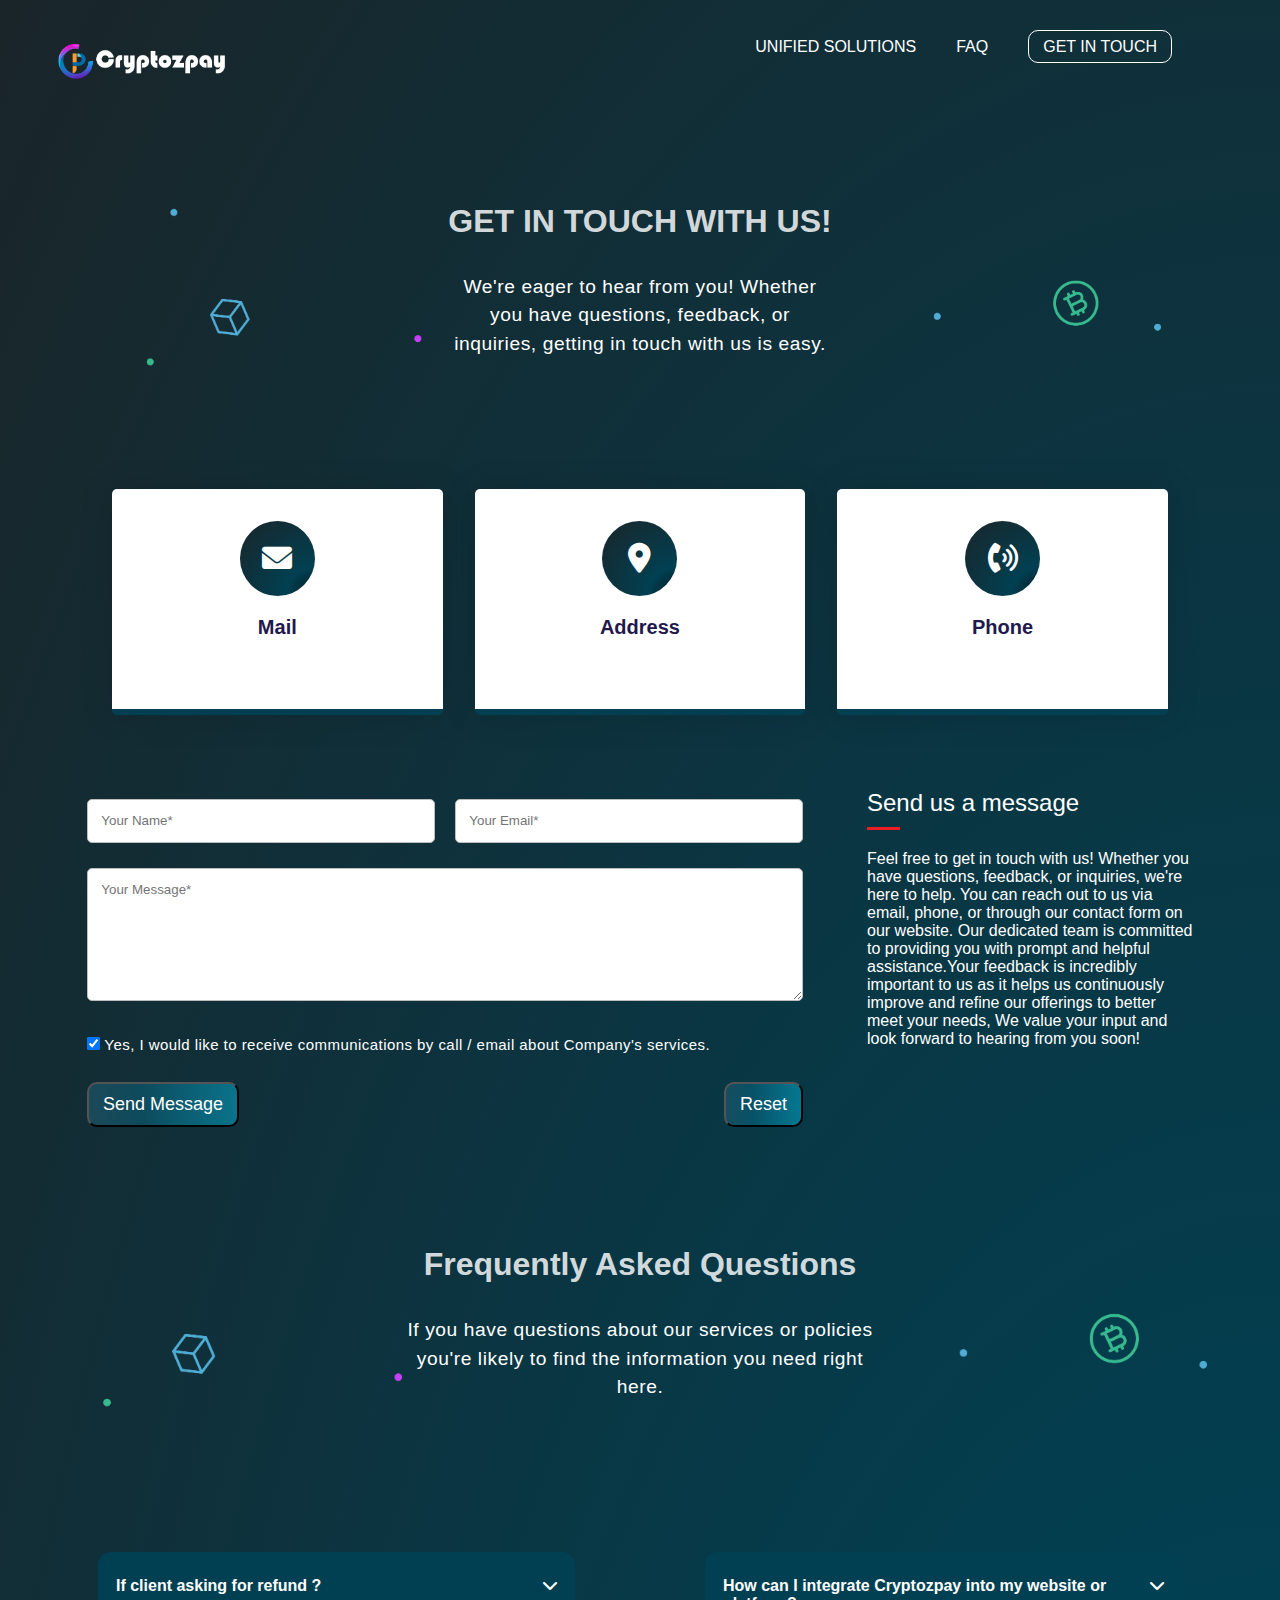
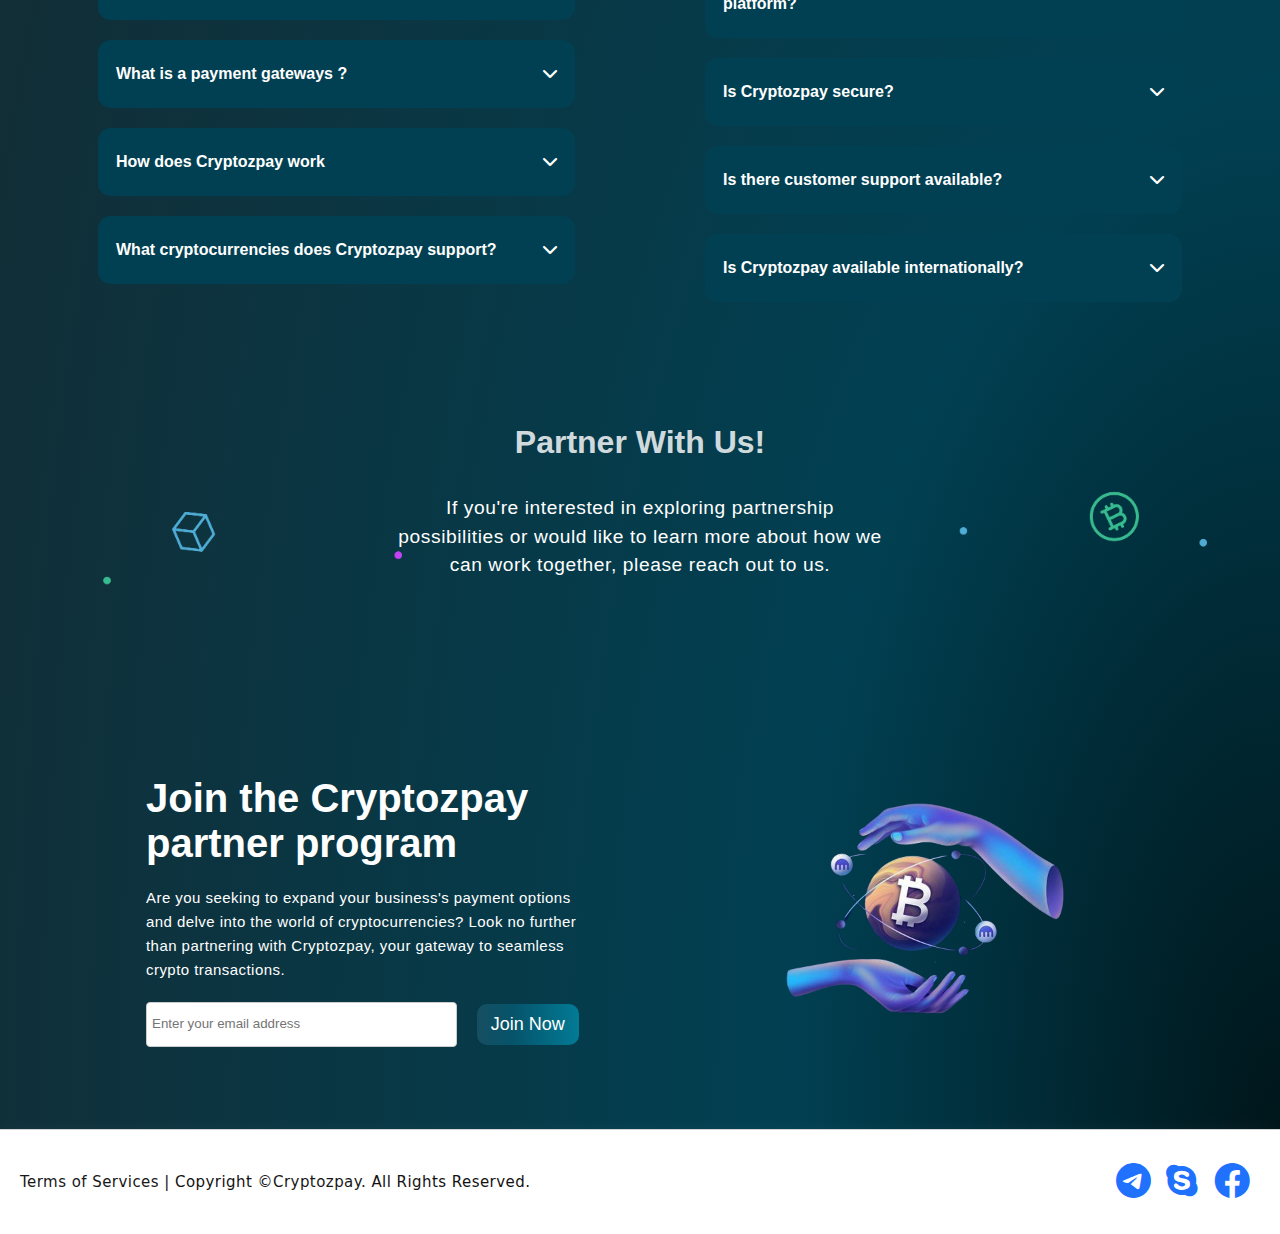
<file: contact.html>
<!DOCTYPE html>
<html lang="en">
<head>
    <meta charset="UTF-8">
    <meta name="viewport" content="width=device-width, initial-scale=1.0">
    <title>Cryptozpay | Contact</title>
      <!-- favicon  -->
  <link href="assets/img/favicon-crypto.png" rel="icon" />
    <link rel="stylesheet" href="https://cdnjs.cloudflare.com/ajax/libs/font-awesome/6.0.0-beta3/css/all.min.css"/>
  <!-- Google Font -->
  <link href="https://fonts.googleapis.com/css2?family=Poppins:wght@400;500;600&display=swap" rel="stylesheet"/>
  <link rel="stylesheet" href="assets/css/style.css">
</head>
<style>
   
* {
  box-sizing: border-box;
  margin: 0;
  padding: 0;
}
  
.con-body{
  color: #ffffff;
  font-family: 'Roboto', sans-serif;
  font-weight: 100;
  background-image: radial-gradient(ellipse farthest-corner at right bottom, #00161b 0%, #014052 27%, #211d1d 121%, #ffffff 40%, #7b6c6c 80%), radial-gradient(ellipse farthest-corner at left top, #fffbfb 0%, #ffffff 8%, #e8dcd8 25%, #169595 62.5%, #000000 100%);
	background-size: cover;
  overflow-x:hidden;
  width: 100%;
  height: 100%;
  -webkit-animation: fadeIn 1 1s ease-out;
  -moz-animation: fadeIn 1 1s ease-out;
  -o-animation: fadeIn 1 1s ease-out;
  animation: fadeIn 1 1s ease-out;
}

.contain {
  max-width: 1170px;
  margin-left: auto;
  margin-right: auto;
  padding: 1em;
}
.contact-wrapper {
    margin-top: 10px;
}
.submit-btn {
  float: left;
}
.reset-btn {
  float: right;
}

.form-headline:after {
  content: "";
  display: block;
  width: 10%;
  padding-top: 10px;
  border-bottom: 3px solid #ec1c24;
}

.highlight-text {
  color: #f0f0f4;
}

.hightlight-contact-info {
  font-weight: 700;
  font-size: 22px;
  line-height: 1.5;
}

.highlight-text-grey {
  font-weight: 500;
}

.email-info {
    margin-top: 20px;
}

::-webkit-input-placeholder {
  font-family: 'Roboto', sans-serif;
}

.required-input {
  color: rgb(248, 244, 244);
}
@media (min-width: 600px) {
  .contain {
    padding: 0;
  }
}

h3,
ul {
    color: white;
  margin: 0;
}

h3 {
  margin-bottom: 1rem;
}

.form-input:focus,
textarea:focus{
  outline: 1.5px solid #f6f6f6;
}

.form-input,
textarea {
  width: 100%;
  border: 1px solid #bdbdbd;
  border-radius: 5px;
}

.wrapper > * {
  padding: 1em;
}
@media (min-width: 700px) {
  .wrapper {
    display: grid;
    grid-template-columns: 2fr 1fr;
  }
  .wrapper > * {
    padding: 2em 2em;
  }
}

ul {
  list-style: none;
  padding: 0;
}

.contacts {
  color: #212d31;
}

#submit-form{
  display: grid;
  grid-template-columns: 1fr 1fr;
  grid-gap: 20px;
}
form label {
  display: block;
}
form p {
  margin: 0;
}

.full-width {
  grid-column: 1 / 3;
  resize: vertical;
}

.submit-btn,
.form-input,
textarea {
  padding: 1em;
}

button, .submit-btn {
  align-self: center;

	background: linear-gradient(90deg, #215c7199 0%, rgb(0 169 217 / 23%) 35%, rgb(0 212 255 / 41%) 100%);
	padding: 10px 14px;
	text-align: center;
	color: #fff;
	transition: .2s;
	border-radius: 10px;
	text-decoration: none;
	animation: blurtextAnimation 5s ease-in forwards;
	font-size: 18px;
	font-weight: 400;
	transition: .3s;
}
button:hover, .submit-btn:hover,
button:focus , .submit-btn:focus{
  transform: scale(1.1);
}
.error {
  color: #ec1c24;
}


/* 
/ animation css  / */

.light {
    position: absolute;
    width: 0px;
    opacity: .75;
    background-color: white;
    box-shadow: #e9f1f1 0px 0px 20px 2px;
    opacity: 0;
    top: 100vh;
    bottom: 0px;
    left: 0px;
    right: 0px;
    margin: auto;
}

.x1{
  -webkit-animation: floatUp 4s infinite linear;
  -moz-animation: floatUp 4s infinite linear;
  -o-animation: floatUp 4s infinite linear;
  animation: floatUp 4s infinite linear;
   -webkit-transform: scale(1.0);
   -moz-transform: scale(1.0);
   -o-transform: scale(1.0);
  transform: scale(1.0);
}

.x2{
  -webkit-animation: floatUp 7s infinite linear;
  -moz-animation: floatUp 7s infinite linear;
  -o-animation: floatUp 7s infinite linear;
  animation: floatUp 7s infinite linear;
  -webkit-transform: scale(1.6);
  -moz-transform: scale(1.6);
  -o-transform: scale(1.6);
  transform: scale(1.6);
  left: 15%;
}

.x3{
  -webkit-animation: floatUp 2.5s infinite linear;
  -moz-animation: floatUp 2.5s infinite linear;
  -o-animation: floatUp 2.5s infinite linear;
  animation: floatUp 2.5s infinite linear;
  -webkit-transform: scale(.5);
  -moz-transform: scale(.5);
  -o-transform: scale(.5);
  transform: scale(.5);
  left: -15%;
}

.x4{
  -webkit-animation: floatUp 4.5s infinite linear;
  -moz-animation: floatUp 4.5s infinite linear;
  -o-animation: floatUp 4.5s infinite linear;
  animation: floatUp 4.5s infinite linear;
  -webkit-transform: scale(1.2);
  -moz-transform: scale(1.2);
  -o-transform: scale(1.2);
  transform: scale(1.2);
  left: -34%;
}

.x5{
  -webkit-animation: floatUp 8s infinite linear;
  -moz-animation: floatUp 8s infinite linear;
  -o-animation: floatUp 8s infinite linear;
  animation: floatUp 8s infinite linear;
  -webkit-transform: scale(2.2);
  -moz-transform: scale(2.2);
  -o-transform: scale(2.2);
  transform: scale(2.2);
  left: -57%;
}

.x6{
  -webkit-animation: floatUp 3s infinite linear;
  -moz-animation: floatUp 3s infinite linear;
  -o-animation: floatUp 3s infinite linear;
  animation: floatUp 3s infinite linear;
  -webkit-transform: scale(.8);
  -moz-transform: scale(.8);
  -o-transform: scale(.8);
  transform: scale(.8);
  left: -81%;
}

.x7{
  -webkit-animation: floatUp 5.3s infinite linear;
  -moz-animation: floatUp 5.3s infinite linear;
  -o-animation: floatUp 5.3s infinite linear;
  animation: floatUp 5.3s infinite linear;
  -webkit-transform: scale(3.2);
  -moz-transform: scale(3.2);
  -o-transform: scale(3.2);
  transform: scale(3.2);
  left: 37%;
}

.x8{
  -webkit-animation: floatUp 4.7s infinite linear;
  -moz-animation: floatUp 4.7s infinite linear;
  -o-animation: floatUp 4.7s infinite linear;
  animation: floatUp 4.7s infinite linear;
  -webkit-transform: scale(1.7);
  -moz-transform: scale(1.7);
  -o-transform: scale(1.7);
  transform: scale(1.7);
  left: 62%;
}

.x9{
  -webkit-animation: floatUp 4.1s infinite linear;
  -moz-animation: floatUp 4.1s infinite linear;
  -o-animation: floatUp 4.1s infinite linear;
  animation: floatUp 4.1s infinite linear;
  -webkit-transform: scale(0.9);
  -moz-transform: scale(0.9);
  -o-transform: scale(0.9);
  transform: scale(0.9);
  left: 85%;
}
@-webkit-keyframes floatUp{
  0%{top: 100vh; opacity: 0;}
  25%{opacity: 1;}
  50%{top: 0vh; opacity: .8;}
  75%{opacity: 1;}
  100%{top: -100vh; opacity: 0;}
}
@-moz-keyframes floatUp{
  0%{top: 100vh; opacity: 0;}
  25%{opacity: 1;}
  50%{top: 0vh; opacity: .8;}
  75%{opacity: 1;}
  100%{top: -100vh; opacity: 0;}
}
@-o-keyframes floatUp{
  0%{top: 100vh; opacity: 0;}
  25%{opacity: 1;}
  50%{top: 0vh; opacity: .8;}
  75%{opacity: 1;}
  100%{top: -100vh; opacity: 0;}
}
@keyframes floatUp{
  0%{top: 100vh; opacity: 0;}
  25%{opacity: 1;}
  50%{top: 0vh; opacity: .8;}
  75%{opacity: 1;}
  100%{top: -100vh; opacity: 0;}
}


@-webkit-keyframes fadeIn{
  from{opacity: 0;}
  to{opacity: 1;}
}

@-moz-keyframes fadeIn{
  from{opacity: 0;}
  to{opacity: 1;}
}

@-o-keyframes fadeIn{
  from{opacity: 0;}
  to{opacity: 1;}
}

@keyframes fadeIn{
  from{opacity: 0;}
  to{opacity: 1;}
}

@-webkit-keyframes fadeOut{
  0%{opacity: 0;}
  30%{opacity: 1;}
  80%{opacity: .9;}
  100%{opacity: 0;}
}

@-moz-keyframes fadeOut{
  0%{opacity: 0;}
  30%{opacity: 1;}
  80%{opacity: .9;}
  100%{opacity: 0;}
}

@-o-keyframes fadeOut{
  0%{opacity: 0;}
  30%{opacity: 1;}
  80%{opacity: .9;}
  100%{opacity: 0;}
}

@keyframes fadeOut{
  0%{opacity: 0;}
  30%{opacity: 1;}
  80%{opacity: .9;}
  100%{opacity: 0;}
}

@-webkit-keyframes finalFade{
  0%{opacity: 0;}
  30%{opacity: 1;}
  80%{opacity: .9;}
  100%{opacity: 1;}
}

@-moz-keyframes finalFade{
  0%{opacity: 0;}
  30%{opacity: 1;}
  80%{opacity: .9;}
  100%{opacity: 1;}
}

@-o-keyframes finalFade{
  0%{opacity: 0;}
  30%{opacity: 1;}
  80%{opacity: .9;}
  100%{opacity: 1;}
}

@keyframes finalFade{
  0%{opacity: 0;}
  30%{opacity: 1;}
  80%{opacity: .9;}
  100%{opacity: 1;}
}


/* / boxs for information / */
.row {
  display: flex;
  flex-wrap: wrap;
}
.column {
  width: 100%;
  padding: 0 1em 1em 1em;
  text-align: center;
}
.card {
  width: 100%;
  height: 100%;
  padding: 2em 1.5em;
  background: linear-gradient(#ffffff 50%, #014052 27% 50%);
  background-size: 100% 200%;
  background-position: 0 2.5%;
  border-radius: 5px;
  box-shadow: 0 0 35px rgba(0, 0, 0, 0.12);
  cursor: pointer;
  transition: 0.5s;
}
h3 {
  font-size: 20px;
  font-weight: 600;
  color: #1f194c;
  margin: 1em 0;
}
p {
  color: white;
  font-size: 15px;
  line-height: 1.6;
  letter-spacing: 0.03em;
}
.icon-wrapper {
    background-image: radial-gradient(ellipse farthest-corner at right bottom, #00161b 0%, #014052 27%, #211d1d 121%, #ffffff 40%, #7b6c6c 80%), radial-gradient(ellipse farthest-corner at left top, #fffbfb 0%, #ffffff 8%, #e8dcd8 25%, #169595 62.5%, #000000 100%);
  position: relative;
  margin: auto;
  font-size: 30px;
  height: 2.5em;
  width: 2.5em;
  color: #ffffff;
  border-radius: 50%;
  display: grid;
  place-items: center;
  transition: 0.5s;
}
.card:hover {
  background-position: 0 100%;
}
.card:hover .icon-wrapper {
  background-color: #ffffff;
  color: #2c7bfe;
}
.card:hover h3 {
  color: #ffffff;
}
.card:hover p {
  color: #f0f0f0;
}
@media screen and (min-width: 768px) {
  section {
    padding: 0 2em;
  }
  .column {
    flex: 0 50%;
    max-width: 50%;
  }
}
@media screen and (min-width: 992px) {
  section {
    padding: 1em 3em;
  }
  .column {
    flex: 0 0 33.33%;
    max-width: 33.33%;
  }
}
</style>
<body>
  <section class="con-body">
    <nav class="navbar" >
      <ul class="sidebar">
              <li onclick=hideSidebar()><a href="" class="crossbtn"><svg xmlns="http://www.w3.org/2000/svg" height="24" viewBox="0 -960 960 960" width="24"><path d="m256-200-56-56 224-224-224-224 56-56 224 224 224-224 56 56-224 224 224 224-56 56-224-224-224 224Z"/></svg></a></li>
              <li class="dropdown"><a href="index.html">HOME</a></li>
              <li class="dropdown"><a href="unified-solution.html">UNIFIED SOLUTIONS</a></li>
              <li class="dropdown"><a href="#faq">FAQ</a></li></li>
              <li class="dropdown"><a href="contact.html" class="btn-gs">GET IN TOUCH</a></li>   
              <!-- <li id="google_translate_element"></li>  -->
      </ul>
      
              <!-- sidebar ends here -->
      
      <a href="index.html" class="logoholder" ><img src="assets/img/logo.png" alt="" class="logo" width="150px"></a>
              <ul class="menu">
                <li class="hideOnMobile pad"><a href="unified-solution.html">UNIFIED SOLUTIONS</a></li>
              <li class="hideOnMobile pad"><a href="#faq">FAQ</a></li></li>
              <li class="hideOnMobile pad"><a href="contact.html" class="btn-gs">GET IN TOUCH</a></li>
              <li id="google_translate_element" style="padding-top: 10px; padding-right: 20px;"></li>
              <li onclick=showSidebar()><a href="#" class="togglebar"><i class="fa-solid fa-bars fa-xl" style="color:white"></i></a></li>
              </ul>
      </nav>
    <!-- javascript for sidebar  -->
    <script>
            function showSidebar(){
                    const sidebar = document.querySelector('.sidebar')
                    sidebar.style.display = 'flex'
            }
            function hideSidebar(){
                    const sidebar = document.querySelector('.sidebar')
                    sidebar.style.display = 'none'
            }
    </script>
    <script type="text/javascript">
      function googleTranslateElementInit() {
          new google.translate.TranslateElement({pageLanguage: 'en'}, 'google_translate_element');
      }
  </script>
  <script type="text/javascript" src="//translate.google.com/translate_a/element.js?cb=googleTranslateElementInit"></script>
    <!-- javascript and Navigation end here -->
    <section>
      <div class="heading">
        <h1 class="slogan" style="animation: textAnimation 5s ease-in forwards;">GET IN TOUCH WITH US!</h1>
        <p class="para">We're eager to hear from you! Whether you have questions, feedback, or inquiries, getting in touch with us is easy. </p>
      </div>
        <div class="row">
          <div class="column">
            <div class="card">
              <div class="icon-wrapper">
                <i class="fa-solid fa-envelope"></i>
              </div>
              <h3>Mail</h3>
              <p>bd@cryptozpay.io
              </p>
            </div>
          </div>
          <div class="column">
            <div class="card">
              <div class="icon-wrapper">
                <i class="fa-solid fa-location-dot"></i>
              </div>
              <h3>Address</h3>
              <p>Mumbai,Maharashtra.</p>
            </div>
          </div>
          <div class="column">
            <div class="card">
              <div class="icon-wrapper">
                <i class="fa-solid fa-phone-volume"></i>
              </div>
              <h3>Phone</h3>
              <p>+91 9999999999</p>
            </div>
          </div>
        
        </div>
      </section>
    <div class="contain">

        <div class="wrapper">
      
          <div class="form">
            <form action="https://api.web3forms.com/submit" method="POST" id="submit-form" >
              <input type="hidden" name="access_key" value="2ea1eb4c-9373-44ca-b146-6d5f59a9140e">
              <p>
                <input id="name" class="form-input" type="text" name="name" placeholder="Your Name*">
                <small class="name-error"></small>
              </p>
              <p>
                <input id="email" class="form-input" type="email" name="email" placeholder="Your Email*">
                <small class="name-error"></small>
              </p>
              <p class="full-width">
                <textarea  minlength="20" id="message"  cols="30" rows="7" name="message" placeholder="Your Message*" required></textarea>
                <small></small>
              </p>
              <p class="full-width">
                <input type="checkbox" id="checkbox" name="checkbox" checked style="color: white important!;"> Yes, I would like to receive communications by call / email about Company's services.
              </p>
              <p class="full-width">
                <input type="submit" class="submit-btn" value="Send Message" onclick="checkValidations()">
                <button class="reset-btn" onclick="reset()">Reset</button>
              </p>
            </form>
          </div>
      
          <div class="contacts contact-wrapper">
      
            <ul style="top: 0;">
              <li><h2 class="form-headline" style="font-weight: 400;">Send us a message</h2></li>
              <li style="padding-top: 20px;">Feel free to get in touch with us! Whether you have questions, feedback, or inquiries, we're here to help. You can reach out to us via email, phone, or through our contact form on our website. Our dedicated team is committed to providing you with prompt and helpful assistance.Your feedback is incredibly important to us as it helps us continuously improve and refine our offerings to better meet your needs, We value your input and look forward to hearing from you soon!</li>
            </ul>
          </div> 
        </div>
      </div>
      <div class='light x1'></div>
      <div class='light x2'></div>
      <div class='light x3'></div>
      <div class='light x4'></div>
      <div class='light x5'></div>
      <div class='light x6'></div>
      <div class='light x7'></div>
      <div class='light x8'></div>
      <div class='light x9'></div>
      

    
     <!-- faq section  -->
<div class="heading" id="faq">
  <h1 class="slogan" style="animation: textAnimation 5s ease-in forwards;">Frequently Asked Questions</h1>
  <p class="para"> If you have questions about our services or policies you're likely to find the information you need right here.</p>
</div>
<div class="faq" >
<div class="faq-parts">
<div class="faq-item">
  <div class="question" onclick="toggleAnswer(this)">If client asking for refund ?
    <i class="fa-solid fa-chevron-down"></i>
  </div>
  <div class="answer">If request is already approved from our side then we cant make refund.</div>
</div>
<div class="faq-item">
<div class="question" onclick="toggleAnswer(this)">What is a payment gateways ? 
  <i class="fa-solid fa-chevron-down"></i>
</div>
<div class="answer">A payment gateways is a technology solution businesses can use to accept payments digitally. It can be integrated into web or mobile platforms to enable transactions via one or more payment modes, like UPI, credit or debit cards, and net banking. When a customer makes a payment, the payment gateways securely deals with the customer’s sensitive data, such as card or UPI details. It then verifies the payment details and checks if the customer has sufficient funds in the source account to make the purchase. Once that is done, it starts the process of facilitating the funds to move from the customer’s account to the merchant’s. The customer gets a confirmation of whether the payment has been accepted or declined. Payment gateway providers are crucial in facilitating online transactions between merchants, customers, and banks.</div>
</div>
<div class="faq-item">
<div class="question" onclick="toggleAnswer(this)"> How does Cryptozpay work
  <i class="fa-solid fa-chevron-down"></i>
</div>
<div class="answer">Cryptozpay integrates with your existing checkout process or website, providing a seamless experience for customers wishing to pay with cryptocurrencies. It generates unique wallet addresses for each transaction, which are securely processed and verified on the blockchain network.</div>
</div>
<div class="faq-item">
<div class="question" onclick="toggleAnswer(this)">What cryptocurrencies does Cryptozpay support?
  <i class="fa-solid fa-chevron-down"></i>
</div>
<div class="answer">Cryptozpay supports a wide range of cryptocurrencies, including but not limited to Bitcoin (BTC), Ethereum (ETH), Litecoin (LTC), Ripple (XRP), and many more. Contact our support team for the most up-to-date list.</div>
</div>
</div>
<div class="faq-parts">
  <div class="faq-item">
    <div class="question" onclick="toggleAnswer(this)">How can I integrate Cryptozpay into my website or platform?
      <i class="fa-solid fa-chevron-down"></i>
      </div>
    <div class="answer">Integrating Cryptozpay into your website or platform is straightforward and can be done using our API documentation and developer resources. We also offer plugins and modules for popular e-commerce platforms for easy integration.</div>
  </div>
  <div class="faq-item">
  <div class="question" onclick="toggleAnswer(this)">Is Cryptozpay secure?
    <i class="fa-solid fa-chevron-down"></i>
  </div>
  <div class="answer">Yes, Cryptozpay prioritizes security and employs industry-leading encryption techniques to safeguard both customer and merchant data. Transactions are conducted securely on the blockchain network, minimizing the risk of fraud or unauthorized access.</div>
  </div>
  <div class="faq-item">
  <div class="question" onclick="toggleAnswer(this)">Is there customer support available?
    <i class="fa-solid fa-chevron-down"></i>
  </div>
  <div class="answer">Absolutely! Our dedicated customer support team is available to assist you with any questions or issues you may have. Contact us via email, phone, or through our support portal, and we'll be happy to help</div>
  </div>
  <div class="faq-item">
  <div class="question" onclick="toggleAnswer(this)"> Is Cryptozpay available internationally?
    <i class="fa-solid fa-chevron-down"></i>
  </div>
  <div class="answer">Yes, Cryptozpay is available for merchants worldwide. Whether you operate locally or internationally, you can leverage Cryptozpay to accept cryptocurrency payments from customers around the globe.</div>
  </div></div>
  </div>
<!-- faq section ends  -->
<!-- partner with us section starts  -->
<div class="heading" id="pwu">
  <h1 class="slogan" style="animation: textAnimation 5s ease-in forwards;">Partner With Us!</h1>
  <p class="para">If you're interested in exploring partnership possibilities or would like to learn more about how we can work together, please reach out to us.</p>
</div>
<section class="pwu">
  <div class="backlayer">
   <div class="back">

    <h2>Join the Cryptozpay partner program</h2>
    <p>Are you seeking to expand your business's payment options and delve into the world of cryptocurrencies? Look no further than partnering with Cryptozpay, your gateway to seamless crypto transactions.</p>
      <form action="#">
        <textarea id="emailTextarea" placeholder="Enter your email address"></textarea>
        <a href="" class="pwu-btn">Join Now</a>
    </form>
  </div>
</div>
  <div class="backlayer"><img src="assets/img/pwu.png" class="pwu-bit"></div>
  </section>
<!-- partner  section ends  -->
      </section>

<!-- footer starts here  -->
<footer id="footer">
  <div class="copyright">
    <p><a href="TS.html" style="font-weight: 400;">Terms of Services</a> | Copyright ©<a href="">Cryptozpay.</a> All Rights Reserved.</p>
    <div class="footer-social">
      <a href="#"><i class="fa-brands fa-telegram fa-2xl" style="color: #2071fe;"></i></a>
      <a href="skype:live:.cid.8f90251ba2ed4c3f?chat"><i class="fa-brands fa-skype fa-2xl" style="color: #2071fe;"></i></a>
      <a href="#"><i class="fa-brands fa-facebook fa-2xl" style="color: #2071fe;"></i></a>
      </div>
  </div>
</footer>
<!-- footer ends  -->
</body>
<script src="assets/js/script.js"></script>
</html>
</file>
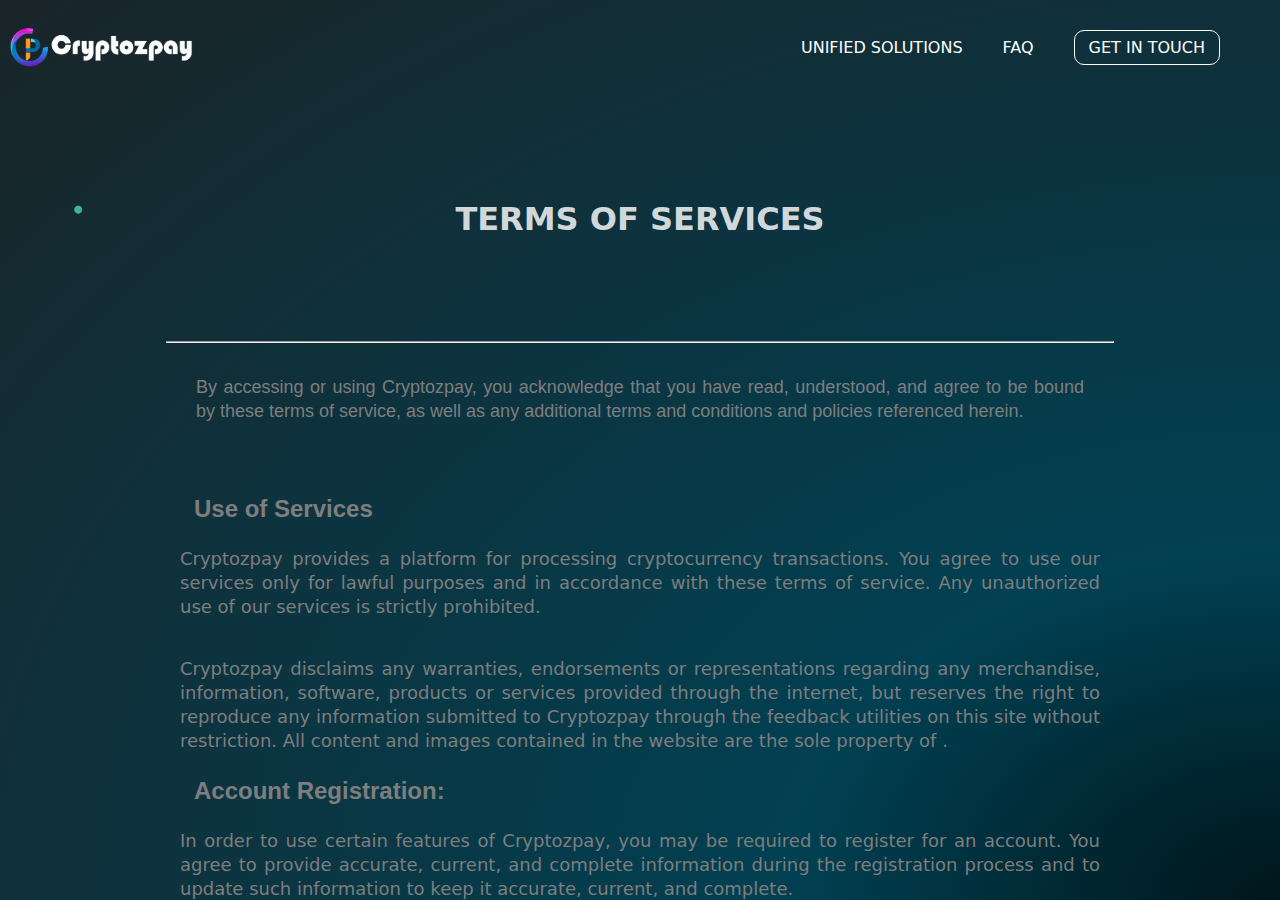
<file: TS.html>
<!DOCTYPE html>
<html lang="en">
<head>
    <meta charset="UTF-8">
    <meta name="viewport" content="width=device-width, initial-scale=1.0">
    <title>Cryptozpay | Terms of services</title>
      <!-- favicon  -->
  <link href="assets/img/favicon-crypto.png" rel="icon" />
    <link rel="stylesheet" href="assets/css/style.css">
    <link rel="stylesheet" href="https://cdnjs.cloudflare.com/ajax/libs/font-awesome/6.5.1/css/all.min.css" integrity="sha512-DTOQO9RWCH3ppGqcWaEA1BIZOC6xxalwEsw9c2QQeAIftl+Vegovlnee1c9QX4TctnWMn13TZye+giMm8e2LwA==" crossorigin="anonymous" referrerpolicy="no-referrer" />
<style>
    body {
	margin: 0;
	padding: 0;
}

.T-para {
	padding: 1em;
	text-align: center;
	color: #1d1b1b;
}

hr {
	margin: 30px 150px;
}

.T-para p {
	text-align: justify;
	font-size: 18px;
	line-height: 1.5rem;
	color: #7e7e7e;
	margin: 30px 0px;
	margin-top: 32px;
	font-family: 'Arial', sans-serif;
	margin: 32px 180px;
}

.Tsub-para h2 {
	padding: 1em;
	font-family: 'Arial', sans-serif;
	color: #7e7e7e;
	margin: 0px 180px;
	margin-left: 170px;
}

.Tsub-para p {
	text-align: justify;
	font-size: 18px;
	line-height: 1.5rem;
	color: #7e7e7e;
	margin: 30px 0px;
	margin: 0px 180px;
}

@media screen and (max-width: 600px) {
	.T-para {
		padding: 1em;
		text-align: center;
		margin-top: 20%;
		color: #7e7e7e;
	}

	.T-para p {
		text-align: justify;
		font-size: 15px;
		line-height: 1.5rem;
		color: #7e7e7e;
		margin: 2px 25px;
	}

	.Tsub-para h2 {
		text-align: center;
		margin-top: 10px;
		color: #7e7e7e;
		margin-left: 52px;
		width: 291px;
	}
	.Tsub-para p {
		text-align: justify;
		font-size: 15px;
		line-height: 1.5rem;
		color: #7e7e7e;
		margin: 2px 25px;
	}
}
    </style>
</head>
<body>
    <section class="main-container"> 
        <nav class="navbar" >
            <ul class="sidebar">
                    <li onclick=hideSidebar()><a href="" class="crossbtn"><svg xmlns="http://www.w3.org/2000/svg" height="24" viewBox="0 -960 960 960" width="24"><path d="m256-200-56-56 224-224-224-224 56-56 224 224 224-224 56 56-224 224 224 224-56 56-224-224-224 224Z"/></svg></a></li>
                    <li class="dropdown"><a href="index.html">HOME</a></li>
                    <li class="dropdown"><a href="unified-solution.html">UNIFIED SOLUTIONS</a></li>
                    <li class="dropdown"><a href="#faq">FAQ</a></li></li>
                    <li class="dropdown"><a href="contact.html" class="btn-gs">GET IN TOUCH</a></li>   
                    <!-- <li id="google_translate_element"></li>  -->
            </ul>
            
                    <!-- sidebar ends here -->
            
            <a href="index.html" class="logoholder" ><img src="assets/img/logo.png" alt="" class="logo" width="150px"></a>
                    <ul class="menu">
                      <li class="hideOnMobile pad"><a href="unified-solution.html">UNIFIED SOLUTIONS</a></li>
                    <li class="hideOnMobile pad"><a href="#faq">FAQ</a></li></li>
                    <li class="hideOnMobile pad"><a href="contact.html" class="btn-gs">GET IN TOUCH</a></li>
                    <li id="google_translate_element" style="padding-top: 10px; padding-right: 20px;"></li>
                    <li onclick=showSidebar()><a href="#" class="togglebar"><i class="fa-solid fa-bars fa-xl" style="color:white"></i></a></li>
                    </ul>
            </nav>
          <!-- javascript for sidebar  -->
          <script>
                  function showSidebar(){
                          const sidebar = document.querySelector('.sidebar')
                          sidebar.style.display = 'flex'
                  }
                  function hideSidebar(){
                          const sidebar = document.querySelector('.sidebar')
                          sidebar.style.display = 'none'
                  }
          </script>
          <script type="text/javascript">
            function googleTranslateElementInit() {
                new google.translate.TranslateElement({pageLanguage: 'en'}, 'google_translate_element');
            }
        </script>
        <script type="text/javascript" src="//translate.google.com/translate_a/element.js?cb=googleTranslateElementInit"></script>
          <!-- javascript and Navigation end here -->
    <div class="T-para">
        <div class="heading">
            <h1 class="slogan" style="animation: textAnimation 5s ease-in forwards;">TERMS OF SERVICES</h1>

          </div>
        <hr>
        <p> By accessing or using Cryptozpay, you acknowledge that you have read, understood, and agree to be bound by these
          terms of service, as well as any additional terms and conditions and policies referenced herein.</p>
      </div>
    
      <div class="Tsub-para">
        <h2>Use of Services</h2>
        <p> Cryptozpay provides a platform for processing cryptocurrency transactions. You agree to use our services only
          for lawful purposes and in accordance with these terms of service. Any unauthorized use of our services is
          strictly prohibited.</p><br><br>
        <p>Cryptozpay disclaims any warranties, endorsements or representations regarding any merchandise, information,
          software, products or services provided through the internet, but reserves the right to reproduce any information
          submitted to Cryptozpay through the feedback utilities on this site without restriction. All content and images
          contained in the website are the sole property of .</p>
      </div>
    
      <div class="Tsub-para">
        <h2>Account Registration: </h2>
        <p> In order to use certain features of Cryptozpay, you may be required to register for an account. You agree to
          provide accurate, current, and complete information during the registration process and to update such information
          to keep it accurate, current, and complete.
    
    
        </p>
      </div>
    
      <div class="Tsub-para">
        <h2>Security </h2>
        <p> You are responsible for maintaining the confidentiality of your account credentials and for all activities that
          occur under your account. You agree to notify us
        </p>
      </div>
    
      <div class="Tsub-para">
        <h2>Fees and Charges:</h2>
        <p>Cryptozpay may charge fees for certain services, which will be disclosed to you prior to using such services. By
          using our services, you agree to pay all applicable fees and charges.
    
        </p>
      </div>
    
      <div class="Tsub-para">
        <h2>Risk Disclosure</h2>
        <p> Cryptocurrency transactions involve risks, including but not limited to market volatility and security risks.
          You acknowledge and accept these risks and agree that Cryptozpay shall not be liable for any losses or damages
          arising from your use of our services.</p>
      </div>
    
      <div class="Tsub-para">
        <h2>Intellectual Property</h2>
        <p> All content and materials available on Cryptozpay, including but not limited to text, graphics, logos, icons,
          images, audio clips, and software, are the property of Cryptozpay or its licensors and are protected by applicable
          intellectual property laws.
        </p>
      </div>
    
      <div class="Tsub-para">
        <h2>Limitation of Liability: </h2>
        <p> To the fullest extent permitted by law, Cryptozpay shall not be liable for any direct, indirect, incidental,
          special, consequential, or punitive damages arising out of or in connection with your use of our services.
        </p>
      </div>
    
      <div class="Tsub-para">
        <h2>PRIVACY POLICY </h2>
        <p>Information collected by the Site will be treated in accordance with Cryptozpay.io's Privacy Policy located at
          https://www.cryptozpay.io, which is incorporated herein by reference. </p>
      </div>
    
      <div class="Tsub-para">
        <h2>Indemnification </h2>
        <p>You agree to indemnify, defend, and hold harmless Cryptozpay and its affiliates, officers, directors, employees,
          agents, and licensors from and against any and all claims, liabilities, damages, losses, costs, expenses, or fees
          (including reasonable attorneys' fees) arising out of or in connection with your use of our services or your
          violation of these terms of service.
        </p>
      </div>
    
      <div class="Tsub-para">
        <h2>Force Majeure </h2>
        <p>Cryptozpay reserves the right to modify these terms of service at any time, without prior notice. Your continued
          use of our services following any such modification constitutes your acceptance of the modified terms of service.
        </p>
      </div>
    
      <div class="Tsub-para" style="margin-bottom: 50px;">
        <h2>Governing Law </h2>
        <p>These terms of service shall be governed by and construed in accordance with the laws of [Jurisdiction], without
          regard to its conflict of law provisions.
        </p>
      </div>
      <!-- footer starts here  -->
      <footer id="footer">
        <div class="copyright">
          <p><a href="TS.html" style="font-weight: 400;">Terms of Services</a> | Copyright ©<a href="">Cryptozpay.</a> All Rights Reserved.</p>
          <div class="footer-social">
            <a href="#"><i class="fa-brands fa-telegram fa-2xl" style="color: #2071fe;"></i></a>
            <a href="skype:live:.cid.8f90251ba2ed4c3f?chat"><i class="fa-brands fa-skype fa-2xl" style="color: #2071fe;"></i></a>
            <a href="#"><i class="fa-brands fa-facebook fa-2xl" style="color: #2071fe;"></i></a>
            </div>
        </div>
      </footer>
      <!-- footer ends  -->
</body>
</html>
</file>
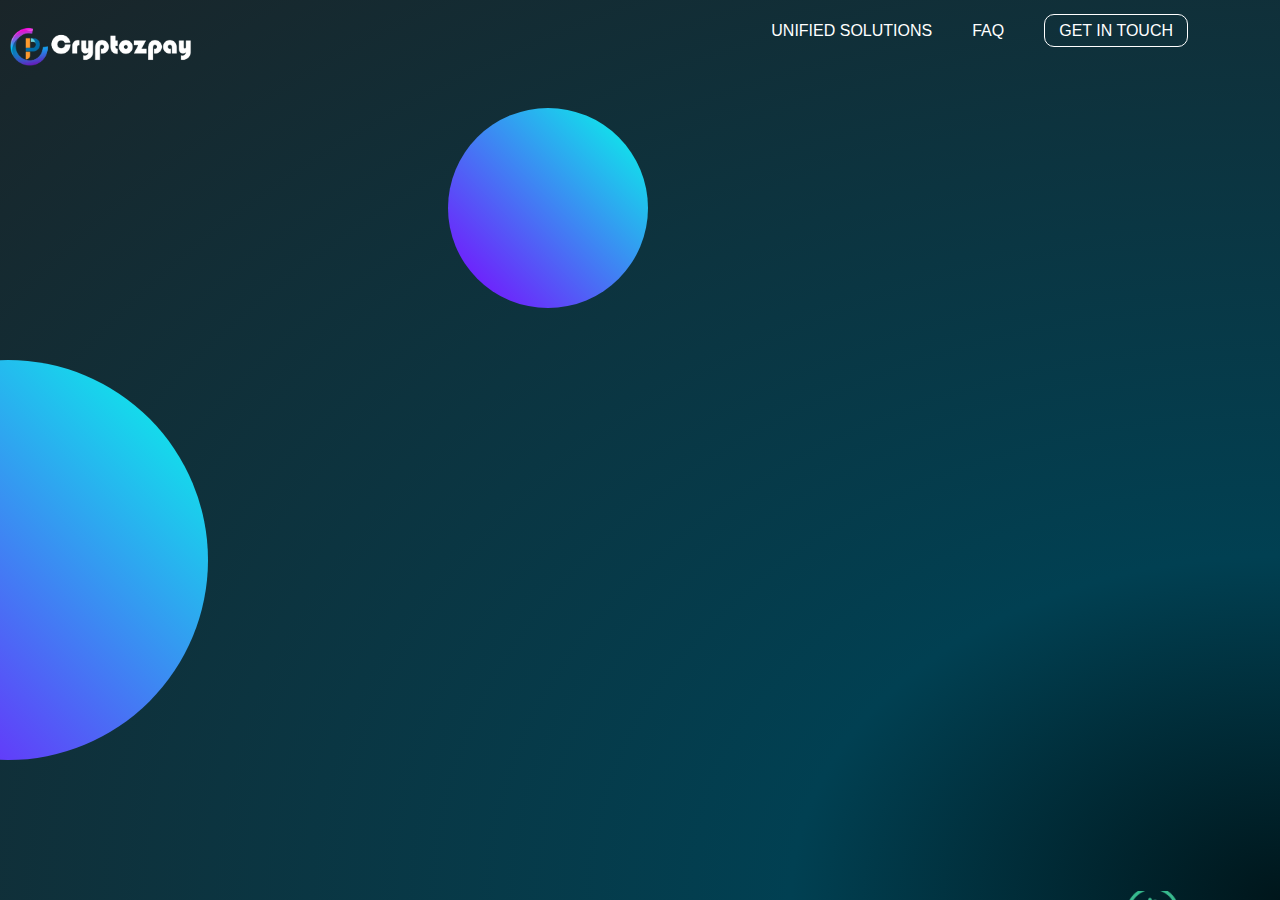
<file: unified-solution.html>
<!DOCTYPE html>
<html lang="en">
<head>
    <meta charset="UTF-8">
    <meta name="viewport" content="width=device-width, initial-scale=1.0">
    <title>Cryptozpay | Unified Solution</title>
      <!-- favicon  -->
  <link href="assets/img/favicon-crypto.png" rel="icon" />
    <link rel="stylesheet" href="assets/css/style.css">
    <link rel="stylesheet" href="https://cdnjs.cloudflare.com/ajax/libs/font-awesome/6.5.1/css/all.min.css" integrity="sha512-DTOQO9RWCH3ppGqcWaEA1BIZOC6xxalwEsw9c2QQeAIftl+Vegovlnee1c9QX4TctnWMn13TZye+giMm8e2LwA==" crossorigin="anonymous" referrerpolicy="no-referrer" />
    <script type="text/javascript">
        function googleTranslateElementInit() {
            new google.translate.TranslateElement({pageLanguage: 'en'}, 'google_translate_element');
        }
    </script>
    <script type="text/javascript" src="//translate.google.com/translate_a/element.js?cb=googleTranslateElementInit"></script>
</head>
<style>

html {
    scroll-behavior: smooth;
}
body{
    scroll-behavior: smooth;
}
.feature{
    width: 80%;
}

main > nav {

	position: sticky;
	top: 2rem;
	align-self: start;
}

.section-nav li.active > a {
	color: rgb(0, 0, 0);
	font-weight: 500;
}

.section-nav {
    width: 20%;
	padding-left: 0;
	
}

.section-nav a {
	text-decoration: none;
	display: block;
	padding: .125rem 0;
	color:rgb(255, 255, 255);
	transition: all 50ms ease-in-out; 
}

.section-nav a:hover,
.section-nav a:focus {
	color: #666;
}

/* Poor man's reset */
* {
	box-sizing: border-box;
}

html, body {
    background: #065a5db3
}

body {
	font-family: -apple-system, BlinkMacSystemFont, "Segoe UI", "Roboto", "Oxygen", "Ubuntu", "Cantarell", "Fira Sans", "Droid Sans", "Helvetica Neue", sans-serif;
}
ol{
    background-color: #528698;
}
ul, ol {
	list-style: none;
	margin: 0;
	padding: 0;
}
li {
	margin-left: 1rem;
  margin-bottom: 18px;
}

h1 {
    color: white;
	font-weight: 300;
}
h2{
    color: white;
}

p{
    text-align: justify;
    padding: 0px 20px 0px 0px;
}
/* page layout */
main {
  color: white;
	display: flex;
	grid-template-columns: 1fr 15em;
	max-width: 100em;
	width: 90%;
	margin: 0 auto;
}

/* enlarge the sections for this demo, so that we have a long scrollable page */
section {
	padding-bottom: 3rem;
}
@media (max-width:668px){
    .section-nav{
        display:none;
    }
    .main{
        flex-direction: column;
    }
    .feature{
        width: 100%;
    }
    p{
        padding: 0px 0px 0px 0px;
    }
    .container_1{
    flex-direction: column;

}
}
.unified-backround {
    display: flex;
    width: 100%;
    height: calc(100px -80px);
    justify-content: center;
    align-items: center;
    padding: 0 10%;
    overflow: hidden;
}

.unified-backround::before {
    position: absolute;
    content: '';
    height: 400px;
    width: 400px;
    border-radius: 50%;
    left: -15%;
    top: 40%;
    background: linear-gradient(45deg, #7f00ff, #03ffe8);
    animation: object1 6s linear infinite;
}

.unified-backround::after {
    position: absolute;
    content: '';
    height: 200px;
    width: 200px;
    border-radius: 50%;
    left: 35%;
    top: 12%;
    background: linear-gradient(45deg, #7f00ff, #03ffe8);
    animation: object2 6s linear infinite;
}

.unified {

    padding: 14px;
    margin: 52px 0px;
}

.unifieds {
    z-index: 5;
}

@keyframes object1 {
    50% {
        left: -13%;
        top: 41%;
    }
}

@keyframes object2 {
    50% {
        left: 35%;
        top: 20%;
    }
}
.unified-btn {
    display: inline-block;
    text-decoration: none;
    padding: 14px 40px;
    color: #fff;
    background-image: linear-gradient(90deg, #215c7199 0%, rgb(0 169 217 / 23%) 35%, rgb(0 212 255 / 41%) 100%);
    font-size: 18px;
    border-radius: 30px;
    border-top-right-radius: 0;
    margin-top: 32px;
    transition: 0.5s;
    text-transform: capitalize;
    box-shadow: 0px 15px 10px rgba(0, 0, 0, 0.1);
}

.unified-btn:hover {
    text-decoration: none;
    color: rgb(65, 62, 62);
    border-top-right-radius: 30px;
}

.anim {
    opacity: 0;
    transform: translateY(30px);
    animation: moveup 0.5s linear forwards;
}

.unified-img {
    position: relative;
    height: 100%;
    margin-top: 52px;
    width: calc(130% -80px);
    transform: rotateY('180deg');
}


@keyframes moveup {
    100% {
        opacity: 1;
        transform: translateY(0px);
    }
}

@media (max-width: 868px) {
    .unified-backround {
        flex-direction: column;
        width: 100%;

    }
    .unified {
        padding: 4px;
        margin: 2px 0px;
    }
    .unified h1 {
        font-size: 30px;
        margin: 12px 0px;
        padding: 0px 0px 12px 0px
    }

    .unified p {
        padding: 0px 0px 0px 0px;
        font-size: 20px;
    }
    .unified-row{
        flex-direction: column;
    }
   
    .unified-backround::before {
        position: absolute;
        content: '';
        height: 200px;
        width: 200px;
        border-radius: 50%;
        left: -19%;
        top: 58%;
        background: linear-gradient(45deg, #7f00ff, pink);
        animation: object1 6s linear infinite;
    }
    .unified-backround::after {
        position: absolute;
        content: '';
        height: 150px;
        width: 150px;
        border-radius: 50%;
        left: 35%;
        top: 12%;
        background: linear-gradient(45deg, #7f00ff, pink);
        animation: object2 6s linear infinite;
    }
    .unified-section2{
        width: 100%;
        margin: 25px;
    }
   
}
@media (max-width: 1024px) and (min-width:768px) {  
    .unified h1 {
        font-size: 35px;
        margin: 52px 0px;
        padding: 0px 0px 0px 0px
    }
    .unified p {
        padding: 0px 0px 0px 0px;
        font-size: 25px;
        width: 300px;
    }
    .unified {
        padding: 14px;
        margin: 15px 0px;
        width: 704px;
    }
    .unified-service2{
        flex-direction: column;
    }
}
.unified-img {
    position: relative;
    height: 100%;
    margin-top: 52px;
    width: calc(130% -80px);
    transform: rotateY('180deg');
}

</style>
<body>
<div class="main-container">
    <nav class="navbar" >
        <ul class="sidebar">
                <li onclick=hideSidebar()><a href="" class="crossbtn"><svg xmlns="http://www.w3.org/2000/svg" height="24" viewBox="0 -960 960 960" width="24"><path d="m256-200-56-56 224-224-224-224 56-56 224 224 224-224 56 56-224 224 224 224-56 56-224-224-224 224Z"/></svg></a></li>
                <li class="dropdown"><a href="index.html">HOME</a></li>
                <li class="dropdown"><a href="unified-solution.html">UNIFIED SOLUTIONS</a></li>
                <li class="dropdown"><a href="#faq">FAQ</a></li></li>
                <li class="dropdown"><a href="contact.html" class="btn-gs">GET IN TOUCH</a></li>   
                <!-- <li id="google_translate_element"></li>  -->
        </ul>
        
                <!-- sidebar ends here -->
        
        <a href="index.html" class="logoholder" ><img src="assets/img/logo.png" alt="" class="logo" width="150px"></a>
                <ul class="menu">
                  <li class="hideOnMobile pad"><a href="unified-solution.html">UNIFIED SOLUTIONS</a></li>
                <li class="hideOnMobile pad"><a href="#faq">FAQ</a></li></li>
                <li class="hideOnMobile pad"><a href="contact.html" class="btn-gs">GET IN TOUCH</a></li>
                <li id="google_translate_element" style="padding-top: 10px; padding-right: 20px;"></li>
                <li onclick=showSidebar()><a href="#" class="togglebar"><i class="fa-solid fa-bars fa-xl" style="color:white"></i></a></li>
                </ul>
        </nav>
      <!-- javascript for sidebar  -->
      <script>
              function showSidebar(){
                      const sidebar = document.querySelector('.sidebar')
                      sidebar.style.display = 'flex'
              }
              function hideSidebar(){
                      const sidebar = document.querySelector('.sidebar')
                      sidebar.style.display = 'none'
              }
      </script>
      <script type="text/javascript">
        function googleTranslateElementInit() {
            new google.translate.TranslateElement({pageLanguage: 'en'}, 'google_translate_element');
        }
    </script>
    <script type="text/javascript" src="//translate.google.com/translate_a/element.js?cb=googleTranslateElementInit"></script>
      <!-- javascript and Navigation end here -->
    <div class="unified-backround">
        <div class="unified unifieds anim ">
          <h1 class="slogan" style="animation: textAnimation 5s ease-in forwards;">WELCOME TO CRYPTOZPAY-UNIFIED SOLUTION!</h1>
  <p class="para"> Our comprehensive suite of features encompasses everything you need to seamlessly integrate cryptocurrency payments into your business operations. From instant transactions and customizable payment options to advanced security measures and round-the-clock support, CryptoZPay offers a unified solution that empowers businesses to embrace the future of payments with confidence. </p>
          <a href="#" class="unified-btn">Join Now</a>
        </div>
        <div class="unified-img anim">
          <img src="assets/img/unified5.png" alt="">
        </div>
      </div>

      <div class="heading">
        <h1 class="slogan" style="animation: textAnimation 5s ease-in forwards;">FEATURES AND SERVICES</h1>
        <p class="para"></p>
      </div>
    <main style="margin-top: 150px;">
        <div class="feature">
            <h1></h1>
    <section id="introduction">
                <h2><i class="fa-solid fa-angles-right" style="color: rgb(0, 145, 255);"></i>Cryptocurrency Wallet Integration</h2>
                <p>CryptoPay is a cutting-edge cryptocurrency payment platform designed to revolutionize the way businesses and individuals transact in the digital economy. By harnessing the power of blockchain technology, CryptoPay offers a secure, transparent, and efficient payment solution that enables seamless transactions with various cryptocurrencies.
  <br>
  <br>
                    At its core, CryptoPay aims to bridge the gap between traditional financial systems and the emerging world of digital assets. Whether you're a merchant looking to accept cryptocurrency payments or an individual seeking a convenient way to manage your digital wealth, CryptoPay provides a comprehensive suite of tools and services to meet your needs.</p>
            </section>
            <section id="request-response">
                <h2><i class="fa-solid fa-angles-right" style="color: rgb(0, 145, 255);"></i>Secure Transactions</h2>
                <p>CryptoPay employs advanced encryption and security protocols to ensure the safety and integrity of every transaction. By leveraging blockchain technology, CryptoPay minimizes the risk of fraud, chargebacks, and unauthorized access, providing users with peace of mind when conducting transactions.</p>
            </section>
            <section id="authentication">
                <h2><i class="fa-solid fa-angles-right" style="color: rgb(0, 145, 255);"></i>Multi-Currency Support</h2>
                <p>With CryptoPay, users can transact with a wide range of cryptocurrencies, including Bitcoin, Ethereum, Litecoin, and more. This multi-currency support offers flexibility and choice, allowing users to conduct transactions using their preferred digital assets.
                </p>
            </section>
            <section id="endpoints">
                <h2><i class="fa-solid fa-angles-right" style="color: rgb(0, 145, 255);"></i>History</h2>
                <section id="endpoints--root">
                    <h3>Transaction History and Reporting</h3>
                    <p>CryptoPay provides users with comprehensive transaction history and reporting tools, allowing them to track and analyze their cryptocurrency transactions over time. Users can view detailed transaction records, including timestamps, amounts, and transaction IDs, and generate reports for accounting, tax reporting, and reconciliation purposes.</p>
                </section>
                <section id="endpoints--cities-overview">
                    <h3>Automatic Currency Conversion</h3>
                    <p>CryptoPay offers automatic currency conversion functionality, enabling users to seamlessly convert between different cryptocurrencies and fiat currencies at real-time exchange rates. This feature eliminates the need for manual conversion and simplifies the process of managing multi-currency balances within the platform.</p>
                </section>
                <section id="endpoints--city-detail">
                    <h3>Scheduled Payments</h3>
                    <p>CryptoPay allows users to schedule recurring payments or transfers at predetermined intervals, providing convenience and flexibility for managing regular expenses, subscriptions, and investments. Users can set up automated payment schedules and customize payment frequencies according to their preferences.</p>
                </section>
                <section id="endpoints--city-config">
                    <h3>Two-Factor Authentication (2FA)</h3>
                    <p>To enhance security, CryptoPay implements two-factor authentication (2FA) as an additional layer of protection for user accounts. Users can enable 2FA using methods such as SMS verification, authenticator apps, or hardware tokens, reducing the risk of unauthorized access and account compromise.</p>
                </section>
                <section id="endpoints--city-spots-overview">
                    <h3>Regulatory Compliance</h3>
                    <p>CryptoPay adheres to regulatory compliance requirements and industry standards to ensure the legal and regulatory integrity of its platform. This includes compliance with anti-money laundering (AML) and know your customer (KYC) regulations, as well as data protection and privacy laws, providing users with confidence in the platform's legitimacy and trustworthiness.</p>
                </section>
                <section id="endpoints--city-spot-detail">
                    <h3>Scalability and Performance</h3>
                    <p>CryptoPay is built on a scalable and high-performance infrastructure designed to accommodate growing user demand and transaction volumes. The platform utilizes advanced technologies such as cloud computing, distributed ledger technology (DLT), and microservices architecture to deliver reliable and scalable performance, even during peak usage periods.</p>
                </section>
                <section id="endpoints--city-icons-overview">
                    <h3>Community Engagement and Support</h3>
                    <p>CryptoPay fosters an active and engaged community of users, developers, and enthusiasts through forums, social media channels, and community events. The platform provides ongoing support, updates, and educational resources to empower users and foster collaboration within the cryptocurrency ecosystem.</p>
                </section>
                <section id="endpoints--city-icon-detail">
                    <h3>Partnerships and Collaborations</h3>
                    <p>CryptoPay collaborates with strategic partners, financial institutions, and industry stakeholders to expand its reach, enhance its capabilities, and drive adoption of cryptocurrency payments. By forming partnerships with leading companies and organizations, CryptoPay strengthens its position in the market and delivers added value to its users.</p>
                </section>
            </section>
            <section id="links">
                <h2><i class="fa-solid fa-angles-right" style="color: rgb(0, 145, 255);"></i>User-Friendly Interface</h2>
                <p>CryptoPay boasts an intuitive and easy-to-navigate interface that caters to both experienced cryptocurrency enthusiasts and newcomers alike. Whether you're sending funds, receiving payments, or managing your account, CryptoPay's user-friendly platform makes it simple and straightforward.</p>
            </section>
            <section id="expanders">
                <h2><i class="fa-solid fa-angles-right" style="color: rgb(0, 145, 255);"></i>Fast Transaction Processing</h2>
                <p>Say goodbye to long wait times and slow transaction speeds. CryptoPay facilitates fast and efficient transaction processing, ensuring that payments are executed promptly and without delay. Whether you're making a purchase online or transferring funds to a friend, CryptoPay delivers lightning-fast transactions every time.</p>
            </section>
            <section id="filters">
                <h2><i class="fa-solid fa-angles-right" style="color: rgb(0, 145, 255);"></i>Integration with E-commerce Platforms</h2>
                <p>CryptoPay seamlessly integrates with popular e-commerce platforms, allowing merchants to accept cryptocurrency payments with ease. Whether you run an online store or a brick-and-mortar business, CryptoPay provides a hassle-free payment solution that enhances the customer experience and drives revenue growth.</p>
            </section>
        </div>
        <nav class="section-nav">
            <ol>
                <li><a href="#introduction">Cryptocurrency Wallet Integration</a></li>
                <li><a href="#request-response">Secure Transactions</a></li>
                <li><a href="#authentication">Multi-Currency Support</a></li>
                <li><a href="#endpoints">Transaction History and Reporting</a>
                    <ul>
                        <li class=""><a href="#endpoints--root"></a></li>
                        <li class=""><a href="#endpoints--cities-overview">Automatic Currency Conversion</a></li>
                        <li class=""><a href="#endpoints--city-detail">Scheduled Payments</a></li>
                        <li class=""><a href="#endpoints--city-config">Two-Factor Authentication (2FA)</a></li>
                        <li class=""><a href="#endpoints--city-spots-overview">Regulatory Compliance</a></li>
                        <li class=""><a href="#endpoints--city-spot-detail">Scalability and Performance</a></li>
                        <li class=""><a href="#endpoints--city-icons-overview">Community Engagement and Support</a></li>
                        <li class=""><a href="#endpoints--city-icon-detail">Partnerships and Collaborations</a></li>
                    </ul>
                </li>
                <li class=""><a href="#links">User-Friendly Interface</a></li>
                <li class=""><a href="#expanders">Fast Transaction Processing
                </a></li>
                <li class=""><a href="#filters">Integration with E-commerce Platforms</a></li>
            </ol>
        </nav>
    </main>
 <!-- faq section  -->
<div class="heading" id="faq">
    <h1 class="slogan" style="animation: textAnimation 5s ease-in forwards;">Frequently Asked Questions</h1>
    <p class="para"> If you have questions about our services or policies you're likely to find the information you need right here.</p>
  </div>
  <div class="faq" >
  <div class="faq-parts">
  <div class="faq-item">
    <div class="question" onclick="toggleAnswer(this)">If client asking for refund ?
      <i class="fa-solid fa-chevron-down"></i>
    </div>
    <div class="answer">If request is already approved from our side then we cant make refund.</div>
  </div>
  <div class="faq-item">
  <div class="question" onclick="toggleAnswer(this)">What is a payment gateways ? 
    <i class="fa-solid fa-chevron-down"></i>
  </div>
  <div class="answer">A payment gateways is a technology solution businesses can use to accept payments digitally. It can be integrated into web or mobile platforms to enable transactions via one or more payment modes, like UPI, credit or debit cards, and net banking. When a customer makes a payment, the payment gateways securely deals with the customer’s sensitive data, such as card or UPI details. It then verifies the payment details and checks if the customer has sufficient funds in the source account to make the purchase. Once that is done, it starts the process of facilitating the funds to move from the customer’s account to the merchant’s. The customer gets a confirmation of whether the payment has been accepted or declined. Payment gateway providers are crucial in facilitating online transactions between merchants, customers, and banks.</div>
  </div>
  <div class="faq-item">
  <div class="question" onclick="toggleAnswer(this)"> How does Cryptozpay work
    <i class="fa-solid fa-chevron-down"></i>
  </div>
  <div class="answer">Cryptozpay integrates with your existing checkout process or website, providing a seamless experience for customers wishing to pay with cryptocurrencies. It generates unique wallet addresses for each transaction, which are securely processed and verified on the blockchain network.</div>
  </div>
  <div class="faq-item">
  <div class="question" onclick="toggleAnswer(this)">What cryptocurrencies does Cryptozpay support?
    <i class="fa-solid fa-chevron-down"></i>
  </div>
  <div class="answer">Cryptozpay supports a wide range of cryptocurrencies, including but not limited to Bitcoin (BTC), Ethereum (ETH), Litecoin (LTC), Ripple (XRP), and many more. Contact our support team for the most up-to-date list.</div>
  </div>
  </div>
  <div class="faq-parts">
    <div class="faq-item">
      <div class="question" onclick="toggleAnswer(this)">How can I integrate Cryptozpay into my website or platform?
        <i class="fa-solid fa-chevron-down"></i>
        </div>
      <div class="answer">Integrating Cryptozpay into your website or platform is straightforward and can be done using our API documentation and developer resources. We also offer plugins and modules for popular e-commerce platforms for easy integration.</div>
    </div>
    <div class="faq-item">
    <div class="question" onclick="toggleAnswer(this)">Is Cryptozpay secure?
      <i class="fa-solid fa-chevron-down"></i>
    </div>
    <div class="answer">Yes, Cryptozpay prioritizes security and employs industry-leading encryption techniques to safeguard both customer and merchant data. Transactions are conducted securely on the blockchain network, minimizing the risk of fraud or unauthorized access.</div>
    </div>
    <div class="faq-item">
    <div class="question" onclick="toggleAnswer(this)">Is there customer support available?
      <i class="fa-solid fa-chevron-down"></i>
    </div>
    <div class="answer">Absolutely! Our dedicated customer support team is available to assist you with any questions or issues you may have. Contact us via email, phone, or through our support portal, and we'll be happy to help</div>
    </div>
    <div class="faq-item">
    <div class="question" onclick="toggleAnswer(this)"> Is Cryptozpay available internationally?
      <i class="fa-solid fa-chevron-down"></i>
    </div>
    <div class="answer">Yes, Cryptozpay is available for merchants worldwide. Whether you operate locally or internationally, you can leverage Cryptozpay to accept cryptocurrency payments from customers around the globe.</div>
    </div></div>
    </div>
  <!-- faq section ends  -->
  <!-- partner with us section starts  -->
  <div class="heading" id="pwu">
    <h1 class="slogan" style="animation: textAnimation 5s ease-in forwards;">Partner With Us!</h1>
    <p class="para">If you're interested in exploring partnership possibilities or would like to learn more about how we can work together, please reach out to us.</p>
  </div>
  <section class="pwu">
    <div class="backlayer">
     <div class="back">
  
      <h2>Join the Cryptozpay partner program</h2>
      <p>Are you seeking to expand your business's payment options and delve into the world of cryptocurrencies? Look no further than partnering with Cryptozpay, your gateway to seamless crypto transactions.</p>
        <form action="#">
          <textarea id="emailTextarea" placeholder="Enter your email address"></textarea>
          <a href="" class="pwu-btn">Join Now</a>
      </form>
    </div>
  </div>
    <div class="backlayer"><img src="assets/img/pwu.png" class="pwu-bit"></div>
    </section>
  <!-- partner  section ends  -->
<!-- contact section  -->
<div class="main-con-heading">
  <div class="main-con">
  <h1 class="slogan" style="animation: textAnimation 5s ease-in forwards;">Ready to embark on this journey with us? Contact us today to learn more about CryptozPay and how you can be a part of our growing community.</h1>
  <div class="para">Reach out to us for prompt and personalized support on all your payment needs.</div>
  <a href="contact.html" class="btn-gs">GET IN TOUCH</a>
</div>
</div>
<!-- footer starts here  -->
<footer id="footer">
    <div class="copyright">
      <p><a href="TS.html" style="font-weight: 400;">Terms of Services</a> | Copyright ©<a href="">Cryptozpay.</a> All Rights Reserved.</p>
      <div class="footer-social">
        <a href="#"><i class="fa-brands fa-telegram fa-2xl" style="color: #2071fe;"></i></a>
        <a href="skype:live:.cid.8f90251ba2ed4c3f?chat"><i class="fa-brands fa-skype fa-2xl" style="color: #2071fe;"></i></a>
        <a href="#"><i class="fa-brands fa-facebook fa-2xl" style="color: #2071fe;"></i></a>
        </div>
    </div>
  </footer>
<!-- footer ends  -->
</div>
    <script>
        window.addEventListener('DOMContentLoaded', () => {

const observer = new IntersectionObserver(entries => {
    entries.forEach(entry => {
        const id = entry.target.getAttribute('id');
        if (entry.intersectionRatio > 0) {
            document.querySelector(`nav li a[href="#${id}"]`).parentElement.classList.add('active');
        } else {
            document.querySelector(`nav li a[href="#${id}"]`).parentElement.classList.remove('active');
        }
    });
});

// Track all sections that have an `id` applied
document.querySelectorAll('section[id]').forEach((section) => {
    observer.observe(section);
});

});
    </script>
</body>
<script src="assets/js/script.js"></script>
</html>
</file>
<file: assets/css/style.css>
html{
	margin: 0;
    padding: 0;
    font-family: system-ui, -apple-system, BlinkMacSystemFont, 'Segoe UI', Roboto, Oxygen, Ubuntu, Cantarell, 'Open Sans', 'Helvetica Neue', sans-serif;
    font-weight: 100;
    height: 100%; 
	scroll-behavior: smooth;
	
}
body{
	margin: 0;
}

::-webkit-scrollbar {
    width: 5px;
  }
  
  ::-webkit-scrollbar-track {
    background-color: transparent;
  }

  ::-webkit-scrollbar-thumb {
    background-color: #0a5a72;
    border-radius: 20px;
  }
.main-container{
	
    background-image: radial-gradient(ellipse farthest-corner at right bottom, #00161b 0%, #014052 27%, #211d1d 121%, #ffffff 40%, #7b6c6c 80%), radial-gradient(ellipse farthest-corner at left top, #fffbfb 0%, #ffffff 8%, #e8dcd8 25%, #169595 62.5%, #000000 100%);
	background-size: cover;
    overflow-x:hidden;
    width: 100%;
    height: 100%;
    position: absolute; 
}
.navbar{
	font-weight: 400;
    display: flex;
    justify-content: end;
    width: 100%;
    background-color: transparent;
    top: 0;
    }
	.logoholder{
		padding-top: 26px;
		padding-left: 10px;
		width: 15%;
		text-align: center;
	}
	.logo{
		width: 100%;
	}
.in{
	padding-right: 80px;
}
.sidebar{
	position: fixed;
	top: 0;
	right: 0;
	height: 100vh;
	width: 250px;
	z-index: 999;
	background-color: rgb(255, 255, 255);
	box-shadow: -10px 0 10px rgba(0, 0, 0, 0.1);
	display: none;
	flex-direction: column;
	align-items: flex-start;
	justify-content: flex-start;
	list-style-type: none;
	overflow: hidden;
	}
.sidebar li{
	text-align: center;
	width: 100%;
	margin-top: 15px;
	}
.sidebar a{
	width: 100%;
	}
.togglebar{
	display: none;
	padding-top: 20px;
	}
.dropdown{
	margin: 10px;
	display: inline-block;
	float: left;
	display: block;
	text-align: center;
	text-decoration: none;
	list-style: none;
	}
.dropdown a{
	list-style: none;
	text-decoration: none;
	color: rgb(97, 96, 96); 
	}
.menu{
	display: flex;
	justify-content: end;
	padding-top: 5px;
	padding-right: 10px;
	width: 85%;
	list-style-type: none;
	overflow: hidden;
    }	
	.pad{
		padding-top: 7px;
	}
.hideOnMobile{
	margin: 10px;
    padding-right: 20px;
	float: left;
	display: block;
	text-align: center;
	text-decoration: none;
	list-style: none;
}
.hideOnMobile a{
    list-style: none;
	text-decoration: none;
	color: rgb(255, 255, 255); 
	font-weight: 500;
}
.SL{
	padding-top: 20px;
	padding-right: 30px;
}

@media (max-width: 868px){
	.hideOnMobile{
    	display: none;
		}
	.crossbtn{
		margin-top: 50px;
		}
	.togglebar{
	    display: block;
	    width: 50%;
		text-align: end;
		}
	.menu{
		display: flex;
		justify-content: end;
		padding-right: 20px;
		}
    .logoholder{
		width: 50%;
		}
	}
@media (max-width: 400px){
	.sidebar{
    	width: 100%;
		left: 0;
		}
	.togglebar{
		display: block;
		}
		.logo{
			padding-top: 10px;
		}
	}
@media (max-width: 1053px) and (min-width:868px) {
	.logoholder{
    	  width: 15%;
		}
	.menu{
		  width: 85%;
     	}
	}
/* Navbar ends here  */











.container{
    height: 100%;
}

.main{

	display: flex;
	width: 100%;
	height: 100vh;
	
}
.intro{
	display: flex;
	width: 50%;
}
.intro-para{
	text-align: center;
	align-self: center;
	padding: 0 30px;
	color: rgba(255, 255, 255, 0.703);
}
.intro-para h2{
	font-size: 2.5em;
	font-weight: 900;
}
@media(max-width:1245px) and (min-width:768px){
	.intro-para h2{
		font-size: 2.1em;
	}
}

.intro-container {
    position: fixed;
    top: 50%;
    left: 50%;
    width: 800px;
    margin-top: -50px;
    color: #fff;
    text-align: center;
    font-size: 4em;
    font-family: "Barlow", Arial, sans-serif;
    transform: translate(-50%, -50%);
}
.intro-container img {
    max-width: 100%;
}
.intro-container p {
    margin: -50px 0 0 0;
}
.btn-gs{
	align-self: center;
	border: 1px solid #ffffff;
	padding: 7px 14px;
	color: #fff;
	transition: .2s;
	border-radius: 10px;
	text-decoration: none;
	animation: blurtextAnimation 5s ease-in forwards;
  }
  .btn-gs:hover {
	background: transparent;
	transition: 1s;
  }




@media (max-width: 768px){
    .main{
        flex-direction: column;
        height: auto;
		margin-top: 100px;
    }
    .intro{
        width: 100%;
    }
    .part2{
        width: 100%;
    }
	.intro-para h2{
		font-size: 2em;
		font-weight: 900;
	}
}
@media (min-width: 768px){
	.part2{
        width: 55%;
    }
}
@media (max-width: 400px){
    .intro-para h2{
		font-size: 1em;
		font-weight: 900;
	}
}

/* blockchain animation starts  */
/* .part2{
    width: 55%;
} */
#Layer_1{
    height: auto;
}


.container {
	display: flex;
	align-items: center;
	justify-content: center;
}
#redblocks > * {
	transform: translate3d(160px, -93px, 0);
	animation: moveblocks 4s 1s ease infinite;
}

@keyframes moveblocks {
	0% {
		transform: translate3d(160px, -93px, 0);
	}
	50%,
	100% {
		transform: translate(0);
	}
}

#firstBlock {
	transform: translate3d(160px, -93px, 0);
	animation: firstBlock 4s 1s ease infinite;
}
#blockdis {
	animation: blockdis 4s 1s ease infinite;
}
@keyframes blockdis {
	30% {
		opacity: 1;
	}
	40%,
	100% {
		opacity: 0;
		transform: translate3d(-160px, 93px, 0);
	}
}
@keyframes firstBlock {
	0%,
	15% {
		opacity: 0;
	}
	40%,
	100% {
		opacity: 1;
	}
}

@for $i from 1 to 5 {
	#redblocksparticles g:nth-child(#{$i}) polygon {
		opacity: 0.35;
		animation: glow 4s 1s ease infinite;
	}
}
@for $i from 1 to 20 {
	#redblocksparticles g:nth-child(1) g circle:nth-child(#{$i}) {
		animation: dots 4s #{1000 + $i * 50}ms ease infinite;
	}
	#redblocksparticles g:nth-child(2) g circle:nth-child(#{$i}) {
		animation: dots 4s #{1000 + $i * 50}ms ease infinite;
	}
	#redblocksparticles g:nth-child(3) g circle:nth-child(#{$i}) {
		animation: dots 4s #{1000 + $i * 50}ms ease infinite;
	}
	#redblocksparticles g:nth-child(4) g circle:nth-child(#{$i}) {
		animation: dots 4s #{1000 + $i * 50}ms ease infinite;
	}
}
@keyframes glow {
	0%,
	45% {
		opacity: 0;
	}
	60%,
	100% {
		opacity: 0.35;
	}
}

@keyframes dots {
	0%,
	35% {
		transform: translate(0);
		opacity: 0;
	}
	60%,
	80% {
		transform: translate(55px, -35px);
		opacity: 1;
	}
	100% {
		transform: translate(55px, -35px);
		opacity: 0;
	}
}

@for $i from 1 to 22 {
	#purplebg > :nth-child(#{$i}) {
		animation: up 2s #{$i * 500}ms ease infinite alternate;
	}
}

@keyframes up {
	to {
		transform: translate(0, -25px);
	}
}

@for $i from 1 to 13 {
	#bottomparticles > :nth-child(#{$i}) {
		animation: particles 4s #{$i * 300}ms ease infinite alternate,
			p 2s ease infinite alternate;
	}
	#bottomparticles2 > :nth-child(#{$i}) {
		animation: particles 4s #{$i * 300}ms ease infinite alternate,
			p 2s ease infinite alternate;
	}
	#redglowparticles > :nth-child(#{$i}) {
		animation: particles 4s #{$i * 300}ms ease infinite alternate,
			p 2s ease infinite alternate;
	}
}
@keyframes p {
	85%,
	100% {
		opacity: 0;
	}
}

@keyframes particles {
	0%,
	100% {
		transform: translate(0);
	}
	50% {
		transform: translate(10px, 15px);
	}
}

.particlespoly {
	animation: p 2s ease infinite alternate;
}

@for $i from 1 to 4 {
	#d-app g:nth-child(#{$i}) {
		animation: updown 2s #{$i * 200}ms ease-in-out infinite alternate;
	}
}
@for $i from 1 to 4 {
	#d-apps2 g:nth-child(#{$i}) {
		animation: updown 2s #{$i * 200}ms ease-in-out infinite alternate;
	}
}
@for $i from 1 to 20 {
	#d-apps2wrapper g:nth-child(3) g > circle:nth-child(#{$i}) {
		animation: updown 2s #{$i * 50}ms ease infinite alternate;
	}
}
@for $i from 1 to 20 {
	#d-appswrapper g:nth-child(2) g > circle:nth-child(#{$i}) {
		animation: updown 2s #{$i * 50}ms ease infinite alternate;
	}
}

@keyframes updown {
	100% {
		transform: translate(0, -20px);
	}
}

#Layer_1 > g:nth-child(2) > g:nth-child(18) > g:nth-child(12) {
	animation: arrows 1s ease-in-out infinite alternate,
		p 2s ease infinite alternate;
}
@keyframes arrows {
	to {
		transform: translate(25px, 25px);
	}
}

#Layer_1 > g:nth-child(2) > g:nth-child(17) > g:nth-child(13) {
	animation: arrows2 1s ease-in-out infinite alternate,
		p 2s ease infinite alternate;
}
@keyframes arrows2 {
	to {
		transform: translate(-25px, -25px);
	}
}

#Layer_1 > g:nth-child(2) > g:nth-child(17) > g:nth-child(12) {
	animation: arrows 1s ease-in-out infinite alternate,
		p 2s ease infinite alternate;
}

/* blockchain animation Ends  */

/* About us section starts  */

.about{
	display: flex;
	color: white;
	gap: 20px;
	margin: 50px;
}
.abt-part{
	width: 50%;
	
}
.abt-part ul{
	list-style: none;
}
.abt-part ul li{
	line-height: 20px;
}
.abt-part p{
	margin: 20px 0px;
}
.abt-row{
	margin: 50px;
	display: flex;
	gap: 10px;
}
.abt-c{
	width: 50%;
	display: flex;
	gap: 10px;
}
.abt-r{
	height: 50px;
	width: 50%;
	background: linear-gradient(90deg, rgb(61 141 159) 0%, rgba(16,138,134,1) 41%, rgb(6 113 124 / 45%) 100%);
	padding: 30px 0px;
}

@media(max-width:768px){
	.about{
		flex-direction: column;
	}
	.abt-part{
		width: 100%;
	}
	.abt-btn{
		text-align: center;
		margin: 40px 0px;
	}
	.abt-row{
		flex-direction: column;
	}
	.abt-r{
		width: 100%;
	}
	.abt-c{
		width: 100%;
	}
	.abt-r p{
		font-size: 15px;
	}
}
@media(max-width:400px){
	.about{
		margin: 20px;
	}
.abt-c{
	flex-direction: column;
}
.abt-row{
	margin: 30px;
}
}
/* About us section Ends */
.sect{
	display: flex;
	margin: 80px 0px;
}
.sect-p{
	width: 50%;
	gap: 30px;
 align-self: center;

}
.sect-p-img{
	text-align: center;
	width: 50%;
	gap: 30px;
 align-self: center;
 animation: lrtextAnimation 5s ease-in;
	animation-timeline: view();
}
.bit{
	animation-timeline: view();
}

@media(max-width:768px){
	.sect-p-img{
		width: 100%;
	}
	.sect-p{
		width: 100%;
	}
}


@keyframes lrtextAnimation {
		from {
		  left: 0;
		}
		to {
		  left: 100px; /* Adjust the end position as needed */
		}
   
  }
.column-3{
	/* width: 80%; */
	padding: 0px 10px;
	margin: 0px 20px 10px 20px;
	background-color: #215c71;
	border-radius: 20px;
	color: white;
	/* animation: rltextAnimation 4s ease-in; */
	
}
.col-one{
	animation: rltextAnimation 2s ease-in;
	/* animation-timeline: view(); */
	/* animation-range-start: 500px; */
	/* animation-range-end: 1000px; */
}
.col-two{
	animation: rltextAnimation 3s ease-in;
	/* animation-timeline: view(); */
	/* animation-range-start: 500px; */
	/* animation-range-end: 1000px; */
}
.col-three{
	animation: rltextAnimation 4s ease-in;
	/* animation-timeline: view(); */
	/* animation-range-start: 500px; */
	/* animation-range-end: 1000px; */
}
@keyframes rltextAnimation {
    0% {
        opacity: 0;
        transform: translateX(300px); /* Change translateY to translateX for right-to-left animation */
    }
    50% {
        opacity: 1;
        transform: translateX(0);
    }
   
  }
.column-3 p{
	padding-bottom: 20px;
}
.column-3 h2{
	font-weight: 700;
}
@media (max-width: 768px){
	.sect{
		flex-direction: column;
	}
}

.row{
	/* margin: 150px 0; */
    display: flex;
	animation: textAnimation 8s ease-in forwards;
	animation-timeline: view();
}
    .second-column{
      display: flex;
      width: 100%;
      margin: 0px 50px;
    }
   
    .second-col{
    background:transparent;
    margin: 30px;
    width: 50%;
    border: 2px solid white;
    border-radius: 15px;
    transition: .3s;

    }
    .second-col:is(:hover, :focus) {
      transform: scale(1.1);
    }
    .icon-box h4{
      padding-bottom: 10px;
    }
    .icon-box{
      
      padding: 30px;
      text-align: center;
      color: white;
    }
	.icon-box-flex{
		padding: 30px;
		text-align: left;
		color: white;
		display: flex;
	  }
	
    @media (max-width: 1050px) and (min-width: 768px){
      .second-row{
        flex-direction: column;
      }
      .second-column{
        width: 100%;
      }
    }
    @media (max-width: 768px) {
      .second-row{
        flex-direction: column;
      }
      .second-column{
        flex-direction: column;
        width: 100%;
      }
      .second-col{
        margin-top: 1px;
        align-self: center;
            width: 70%;
      }
    
    }
	@media(max-width:400px){
		.second-column{
			margin: 0;
		}
	}

	@keyframes textAnimation {
		0% {
			opacity: 0;
			transform: translateY(60px);
		}
		50% {
			opacity: 1;
			transform: translateY(0);
		}
		
		
	}

	.heading{
		display: block;
		text-align: center;
		margin: 100px 0px;
		padding: 0px 350px;
		background-image: url(/assets/img/last-image.webp);
	    background-size: cover;
		background-position: bottom;
	  }
	  .slogan{
		font-size: 2em;
		font-weight: 900;
		line-height: 1.3em;
		color: rgba(255, 255, 255, 0.836);
		animation: textAnimation 8s ease-in forwards;
		animation-timeline: view();
		offset: 300;
		
	  }
	.para{
		font-size: 1.2em;
		font-weight: 50;
		line-height: 1.5em;
	    padding:30px 0px;
		color: white;
	  }
	
	
	   @media (max-width: 1053px) and (min-width:868px){
	  .heading{
		padding: 0px 100px 0px 100px;
	  }
	  .heading .slogan{
		line-height: 1.3em;
	  }
	  .heading .para{
		line-height: 1.5em;
	  }}
	  @media (max-width: 868px){
		.heading{
		  padding: 0px 70px 0px 70px;
		}
		.heading .slogan{
		  line-height: 1.3em;
		}
		.heading .para{
		  line-height: 1.5em;
		}}
		@media (max-width: 768px){
		.bit{
			width: 100%;
		}
	}
		@media (max-width: 400px){
			.heading{
			  padding: 0px 50px 0px 50px;
			}
			.heading .slogan{
			  line-height: 1em;
			}
			.heading .para{
			  line-height: 1.5em;
			}}

/* faq section  */

.faq{
	display: flex;
	gap: 30px;
}
.faq-parts{
	align-items: center;
	width: 50%;
	column-gap: 20px;
}
.faq-item {
    margin: 20px 50px;
    border-radius: 13px;
    padding: 8px 10px;
    background-color: #014052;
    color: white;
	
}
.question {
	border-radius: 5px;
	  font-weight: bold;
	  cursor: pointer;
	  padding: 17px 8px;
	  transition: background-color 0.3s;
	  display: flex;
	  justify-content: space-between;
  }
  
  .answer {
	border-radius: 10px;
    display: none;
    padding: 10px 9px;
    background-color: #d0cfcf;
	color: black;
  }
  
  .answer.active {
	  display: block;
  }
@media(max-width:768px){
	.faq{
		flex-direction: column;
	}
	.faq-parts{
		width: 100%;
	}
}

/* faq ends  */
/* partner with us page starts here  */
.pwu{
	display: flex;
}
.pwu-bit{
	width: 100%;
    animation-timeline: view();
}
.backlayer{
	/* height: 100%; */
	width: 50%;
	align-self: center;
	color: white;
	padding: 50px;
}
.backlayer h2{
	font-size: 40px;
	font-weight: 700;
}
.backlayer p{
	margin: 20px 0px;
}
form {
    display: flex;
	height: 100%;
	margin-top: 20px;
}

#emailTextarea{
	width: 70%;
    padding: 13px 0px 0px 5px;
    /* margin-bottom: 20px; */
    border: 1px solid #ccc;
    border-radius: 4px;
    resize: none;
}
.pwu-btn{
	align-self: center;
	margin-left: 20px;
	background: linear-gradient(90deg, #215c7199 0%, rgb(0 169 217 / 23%) 35%, rgb(0 212 255 / 41%) 100%);
	padding: 10px 14px;
	text-align: center;
	color: #fff;
	transition: .2s;
	border-radius: 10px;
	text-decoration: none;
	animation: blurtextAnimation 5s ease-in forwards;
	font-size: 18px;
	font-weight: 400;
	transition: .3s;
  }
  .pwu-btn:is(:hover, :focus) {
	transform: scale(1.1);
  }
  
  @media(max-width: 768px){
	.pwu{
		flex-direction: column;
		margin-bottom: 45px;
	}
	.backlayer{
		width: 100%;
		padding: 0;
	}
	.back{
		margin: 0px 20px;
	}
  }
  /* contact box  */
.main-con{
	margin: 20px 50px;
    border-radius: 30px;
    padding: 50px 50px;
    background-color: #014052;
    color: white;
	
}
.main-con-heading{
	display: block;
		text-align: center;
		margin: 80px 0px;
		padding: 0px 300px;
		background-image: url(/assets/img/last-image.webp);
	    background-size: cover;
}
@media(min-width: 768px) and (max-width: 1245px){
	.main-con-heading{
		padding: 0px 100px;
	}
}
@media(max-width: 768px){
	.main-con-heading{
		padding: 0px 50px;
	}
	.slogan {
		font-size: 1.5em;
		font-weight: 900;
		line-height: 1.3em;
	}
}
@media(max-width: 450px){
	.main-con{
		margin: 20px 20px;
	}
	.main-con-heading{
		padding: 0;
	}
}
/* footer starts here  */
#footer{
	
    background-color:rgb(255 255 255 / 84%);
	/* background: linear-gradient(90deg, rgb(61 141 159) 0%, rgba(16,138,134,1) 41%, rgb(6 113 124 / 45%) 100%); */
    bottom: 0;
    font-size: 18px;
	color: #000000;
	box-shadow: 0 0px 20px rgba(255, 255, 255, 0.036);
}

.copyright{
    display: flex;
    justify-content: space-between;
    padding: 40px 20px;
    border-top: 1px solid rgb(212, 212, 212);
}
.copyright a{
	text-decoration: none;
	color: #181717;
}
.copyright p{
	color: #131212;
}
.footer-social a{
padding-right: 10px;
}


@media(max-width:768px){
	.copyright{
		flex-direction: column;
	}
	.copyright p,.footer-social{
		text-align: center;
        padding-bottom: 20px;
	}
}
</file>
